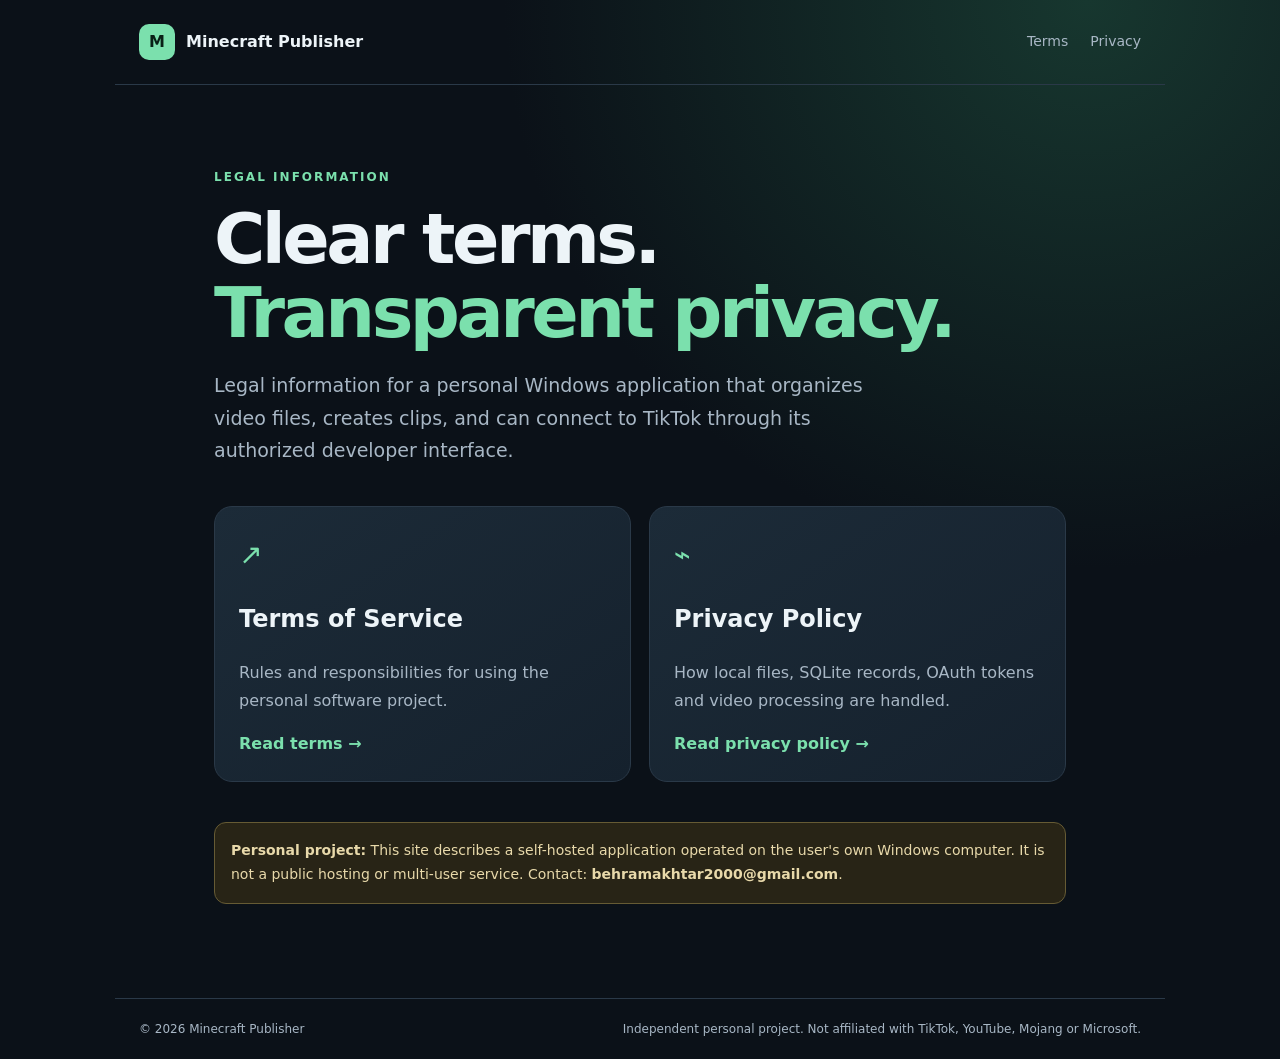
<file: index.html>
<!doctype html>
<html lang="en"><head><meta charset="utf-8"><meta name="viewport" content="width=device-width,initial-scale=1">
<meta name="description" content="Terms of Service and Privacy Policy for a personal Minecraft video preparation and TikTok publishing tool.">
<title>Minecraft Publisher — Legal</title><link rel="stylesheet" href="styles.css"></head>
<body>
<header><a class="brand" href="index.html"><span class="mark">M</span>Minecraft Publisher</a><nav><a href="terms.html">Terms</a><a href="privacy.html">Privacy</a></nav></header>
<main class="hero"><p class="eyebrow">LEGAL INFORMATION</p><h1>Clear terms.<br><span>Transparent privacy.</span></h1>
<p class="lead">Legal information for a personal Windows application that organizes video files, creates clips, and can connect to TikTok through its authorized developer interface.</p>
<div class="cards">
<a class="card" href="terms.html"><span class="symbol">↗</span><h2>Terms of Service</h2><p>Rules and responsibilities for using the personal software project.</p><b>Read terms →</b></a>
<a class="card" href="privacy.html"><span class="symbol">⌁</span><h2>Privacy Policy</h2><p>How local files, SQLite records, OAuth tokens and video processing are handled.</p><b>Read privacy policy →</b></a>
</div>
<p class="note"><b>Personal project:</b> This site describes a self-hosted application operated on the user's own Windows computer. It is not a public hosting or multi-user service. Contact: <b>behramakhtar2000@gmail.com</b>.</p>
</main>
<footer><span>© 2026 Minecraft Publisher</span><span>Independent personal project. Not affiliated with TikTok, YouTube, Mojang or Microsoft.</span></footer>
</body></html>
</file>
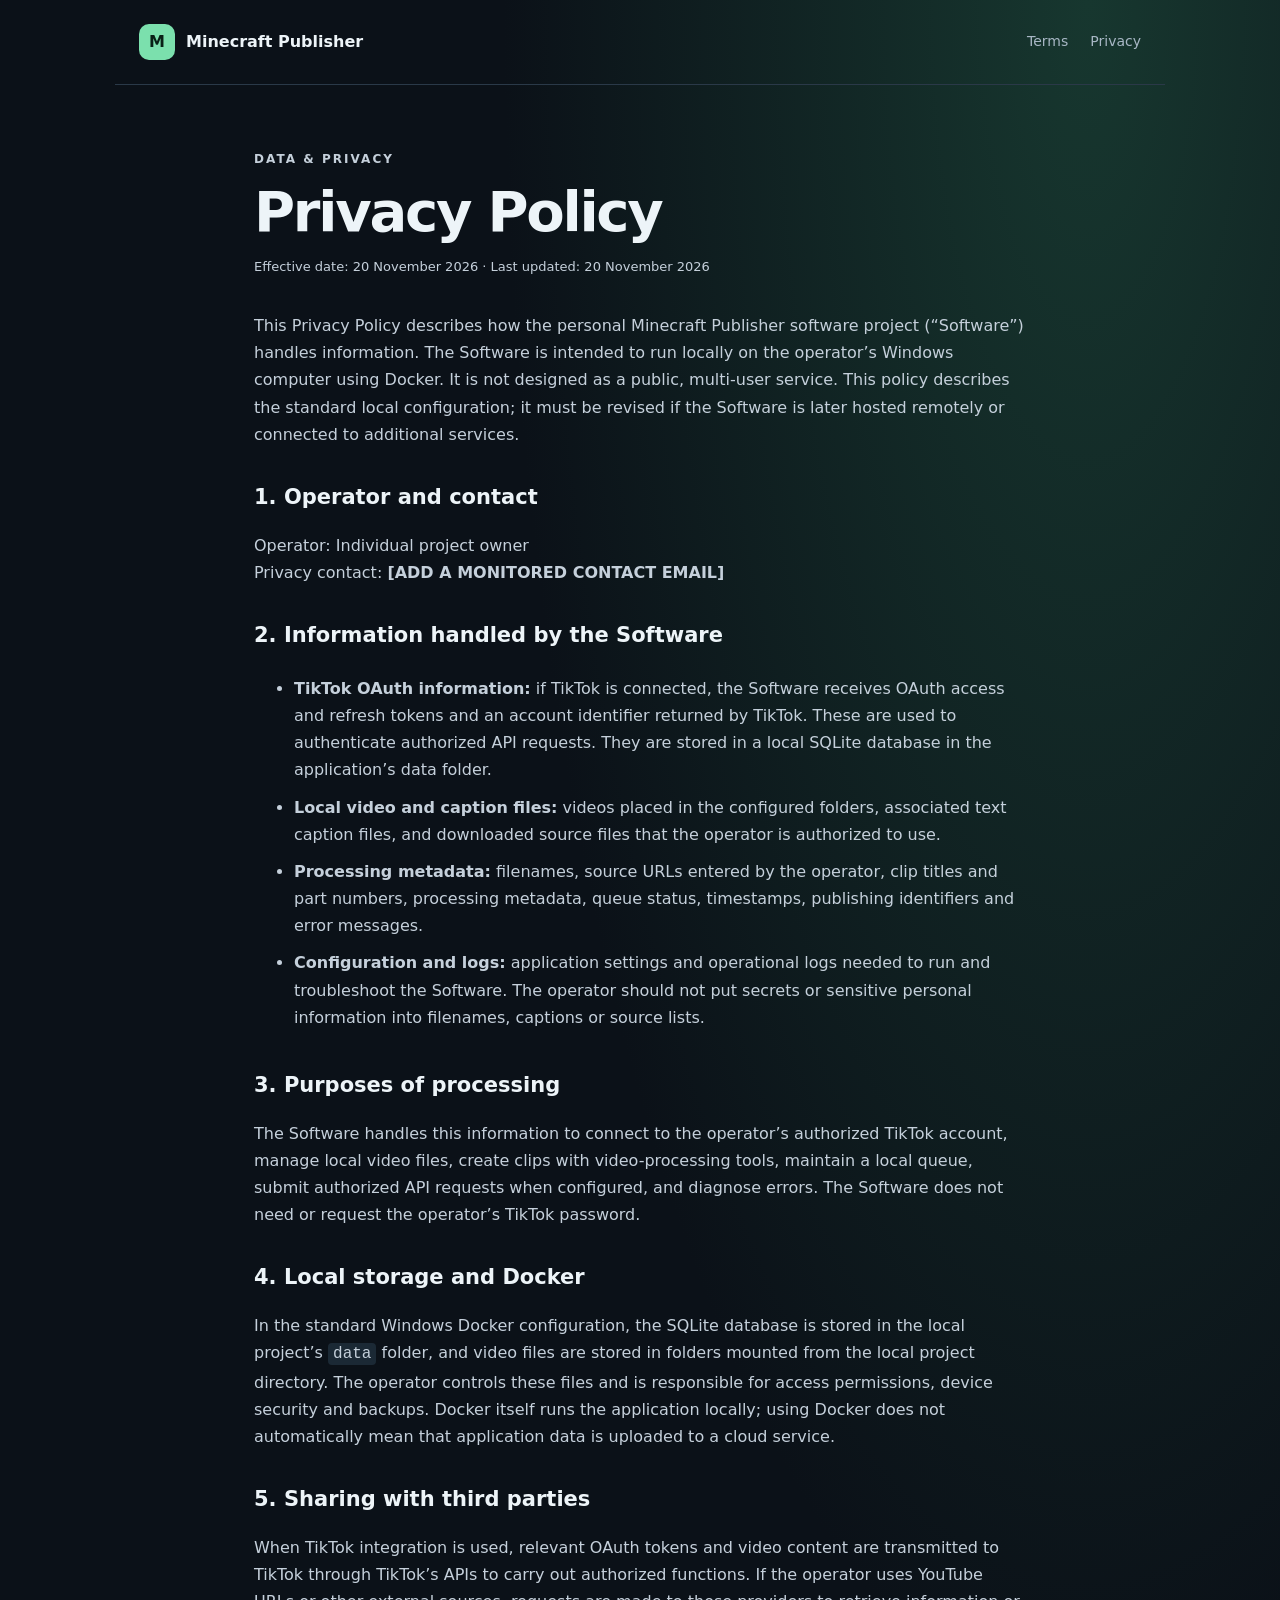
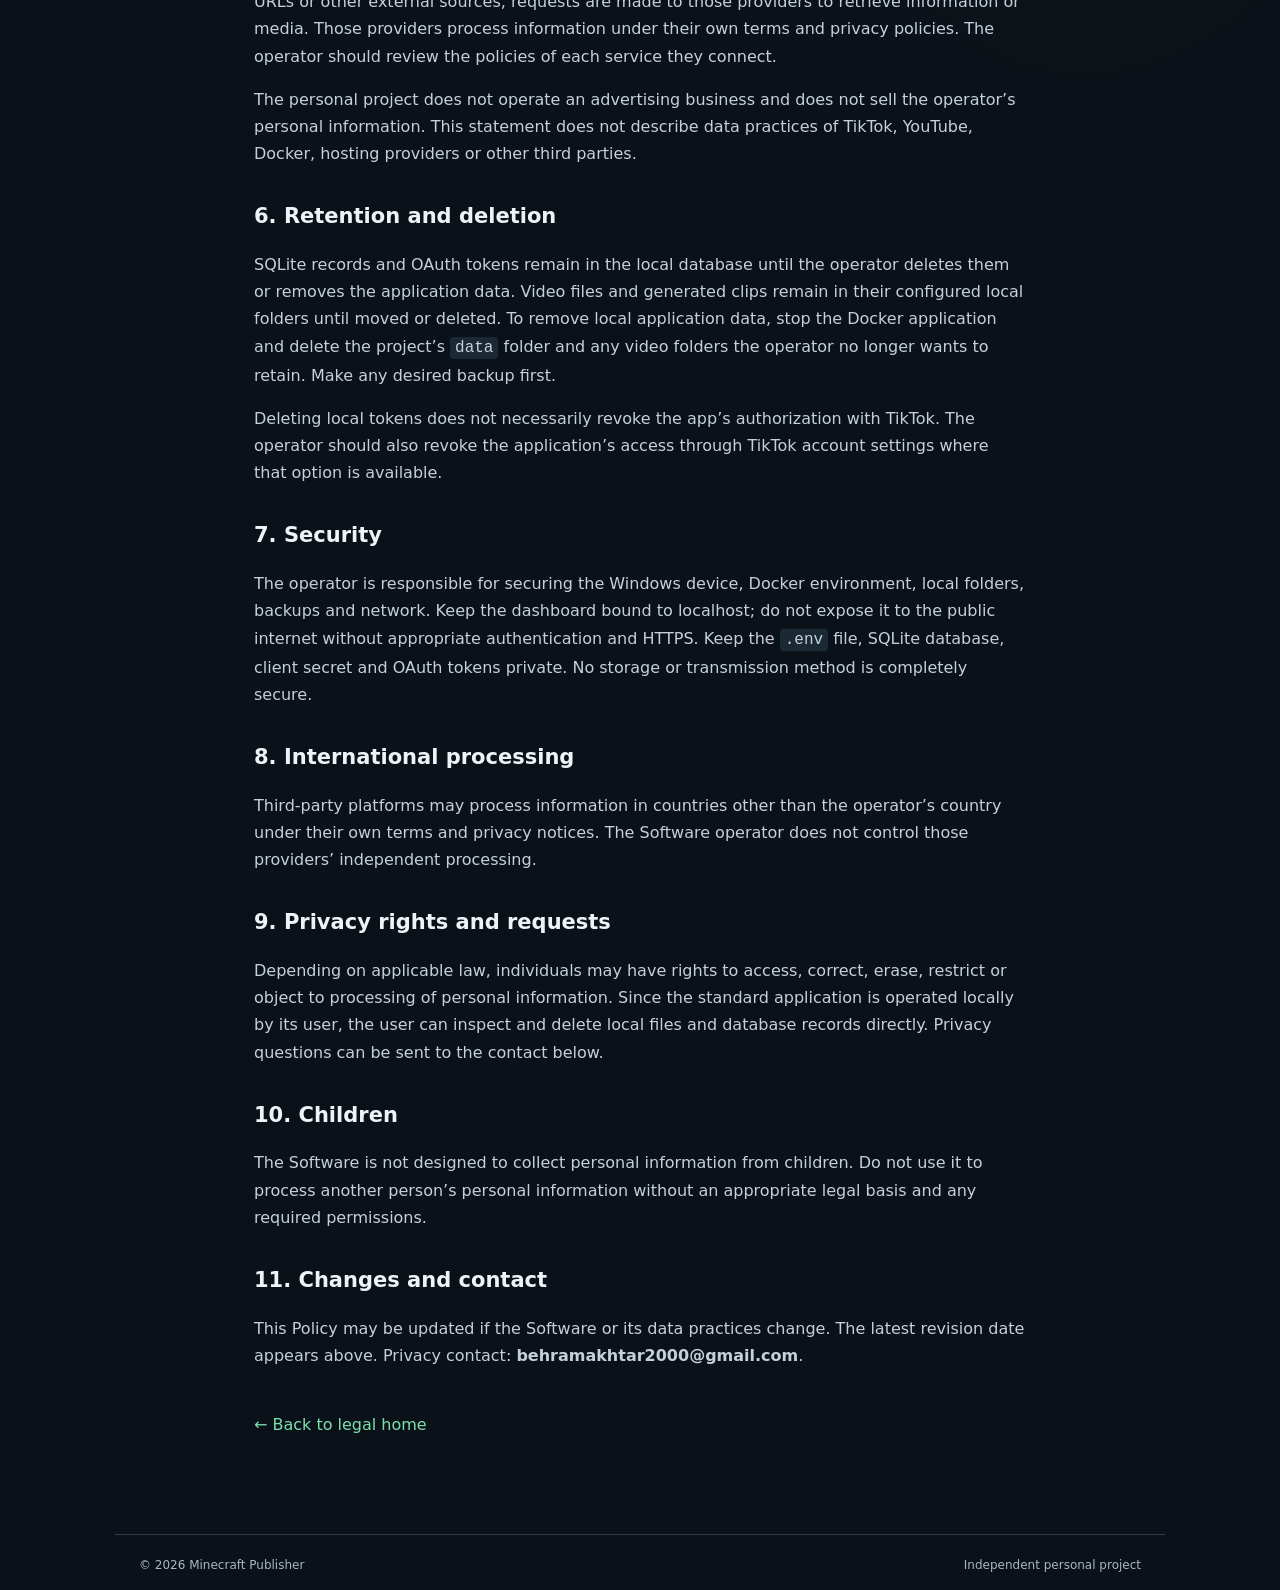
<file: privacy.html>
<!doctype html>
<html lang="en"><head><meta charset="utf-8"><meta name="viewport" content="width=device-width,initial-scale=1"><title>Privacy Policy — Minecraft Publisher</title><link rel="stylesheet" href="styles.css"></head>
<body><header><a class="brand" href="index.html"><span class="mark">M</span>Minecraft Publisher</a><nav><a href="terms.html">Terms</a><a href="privacy.html" aria-current="page">Privacy</a></nav></header>
<main class="document"><p class="eyebrow">DATA &amp; PRIVACY</p><h1>Privacy Policy</h1><p class="updated">Effective date: 20 November 2026 · Last updated: 20 November 2026</p>
<p>This Privacy Policy describes how the personal Minecraft Publisher software project (“Software”) handles information. The Software is intended to run locally on the operator’s Windows computer using Docker. It is not designed as a public, multi-user service. This policy describes the standard local configuration; it must be revised if the Software is later hosted remotely or connected to additional services.</p>
<h2>1. Operator and contact</h2><p>Operator: Individual project owner<br>Privacy contact: <strong>[ADD A MONITORED CONTACT EMAIL]</strong></p>
<h2>2. Information handled by the Software</h2><ul>
<li><strong>TikTok OAuth information:</strong> if TikTok is connected, the Software receives OAuth access and refresh tokens and an account identifier returned by TikTok. These are used to authenticate authorized API requests. They are stored in a local SQLite database in the application’s data folder.</li>
<li><strong>Local video and caption files:</strong> videos placed in the configured folders, associated text caption files, and downloaded source files that the operator is authorized to use.</li>
<li><strong>Processing metadata:</strong> filenames, source URLs entered by the operator, clip titles and part numbers, processing metadata, queue status, timestamps, publishing identifiers and error messages.</li>
<li><strong>Configuration and logs:</strong> application settings and operational logs needed to run and troubleshoot the Software. The operator should not put secrets or sensitive personal information into filenames, captions or source lists.</li>
</ul>
<h2>3. Purposes of processing</h2><p>The Software handles this information to connect to the operator’s authorized TikTok account, manage local video files, create clips with video-processing tools, maintain a local queue, submit authorized API requests when configured, and diagnose errors. The Software does not need or request the operator’s TikTok password.</p>
<h2>4. Local storage and Docker</h2><p>In the standard Windows Docker configuration, the SQLite database is stored in the local project’s <code>data</code> folder, and video files are stored in folders mounted from the local project directory. The operator controls these files and is responsible for access permissions, device security and backups. Docker itself runs the application locally; using Docker does not automatically mean that application data is uploaded to a cloud service.</p>
<h2>5. Sharing with third parties</h2><p>When TikTok integration is used, relevant OAuth tokens and video content are transmitted to TikTok through TikTok’s APIs to carry out authorized functions. If the operator uses YouTube URLs or other external sources, requests are made to those providers to retrieve information or media. Those providers process information under their own terms and privacy policies. The operator should review the policies of each service they connect.</p><p>The personal project does not operate an advertising business and does not sell the operator’s personal information. This statement does not describe data practices of TikTok, YouTube, Docker, hosting providers or other third parties.</p>
<h2>6. Retention and deletion</h2><p>SQLite records and OAuth tokens remain in the local database until the operator deletes them or removes the application data. Video files and generated clips remain in their configured local folders until moved or deleted. To remove local application data, stop the Docker application and delete the project’s <code>data</code> folder and any video folders the operator no longer wants to retain. Make any desired backup first.</p><p>Deleting local tokens does not necessarily revoke the app’s authorization with TikTok. The operator should also revoke the application’s access through TikTok account settings where that option is available.</p>
<h2>7. Security</h2><p>The operator is responsible for securing the Windows device, Docker environment, local folders, backups and network. Keep the dashboard bound to localhost; do not expose it to the public internet without appropriate authentication and HTTPS. Keep the <code>.env</code> file, SQLite database, client secret and OAuth tokens private. No storage or transmission method is completely secure.</p>
<h2>8. International processing</h2><p>Third-party platforms may process information in countries other than the operator’s country under their own terms and privacy notices. The Software operator does not control those providers’ independent processing.</p>
<h2>9. Privacy rights and requests</h2><p>Depending on applicable law, individuals may have rights to access, correct, erase, restrict or object to processing of personal information. Since the standard application is operated locally by its user, the user can inspect and delete local files and database records directly. Privacy questions can be sent to the contact below.</p>
<h2>10. Children</h2><p>The Software is not designed to collect personal information from children. Do not use it to process another person’s personal information without an appropriate legal basis and any required permissions.</p>
<h2>11. Changes and contact</h2><p>This Policy may be updated if the Software or its data practices change. The latest revision date appears above. Privacy contact: <strong>behramakhtar2000@gmail.com</strong>.</p>
<p class="back"><a href="index.html">← Back to legal home</a></p></main><footer><span>© 2026 Minecraft Publisher</span><span>Independent personal project</span></footer></body></html>
</file>
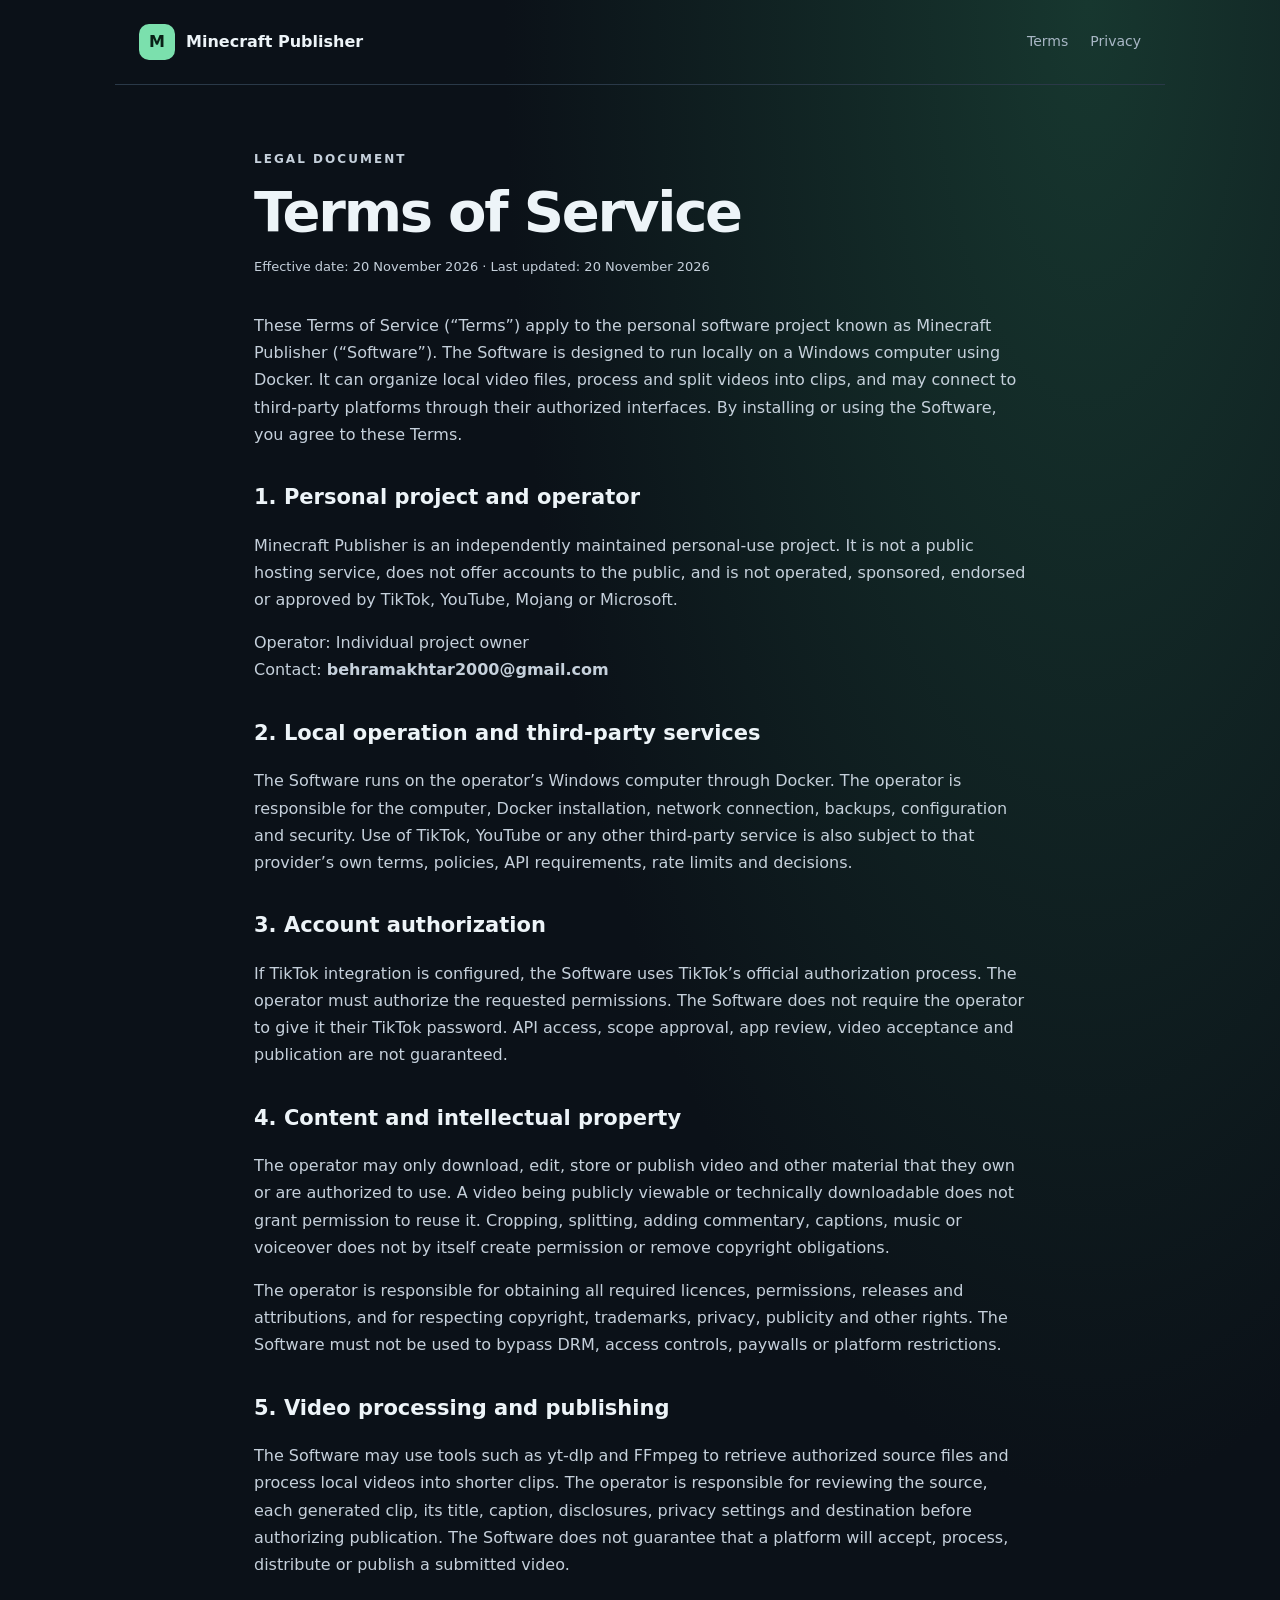
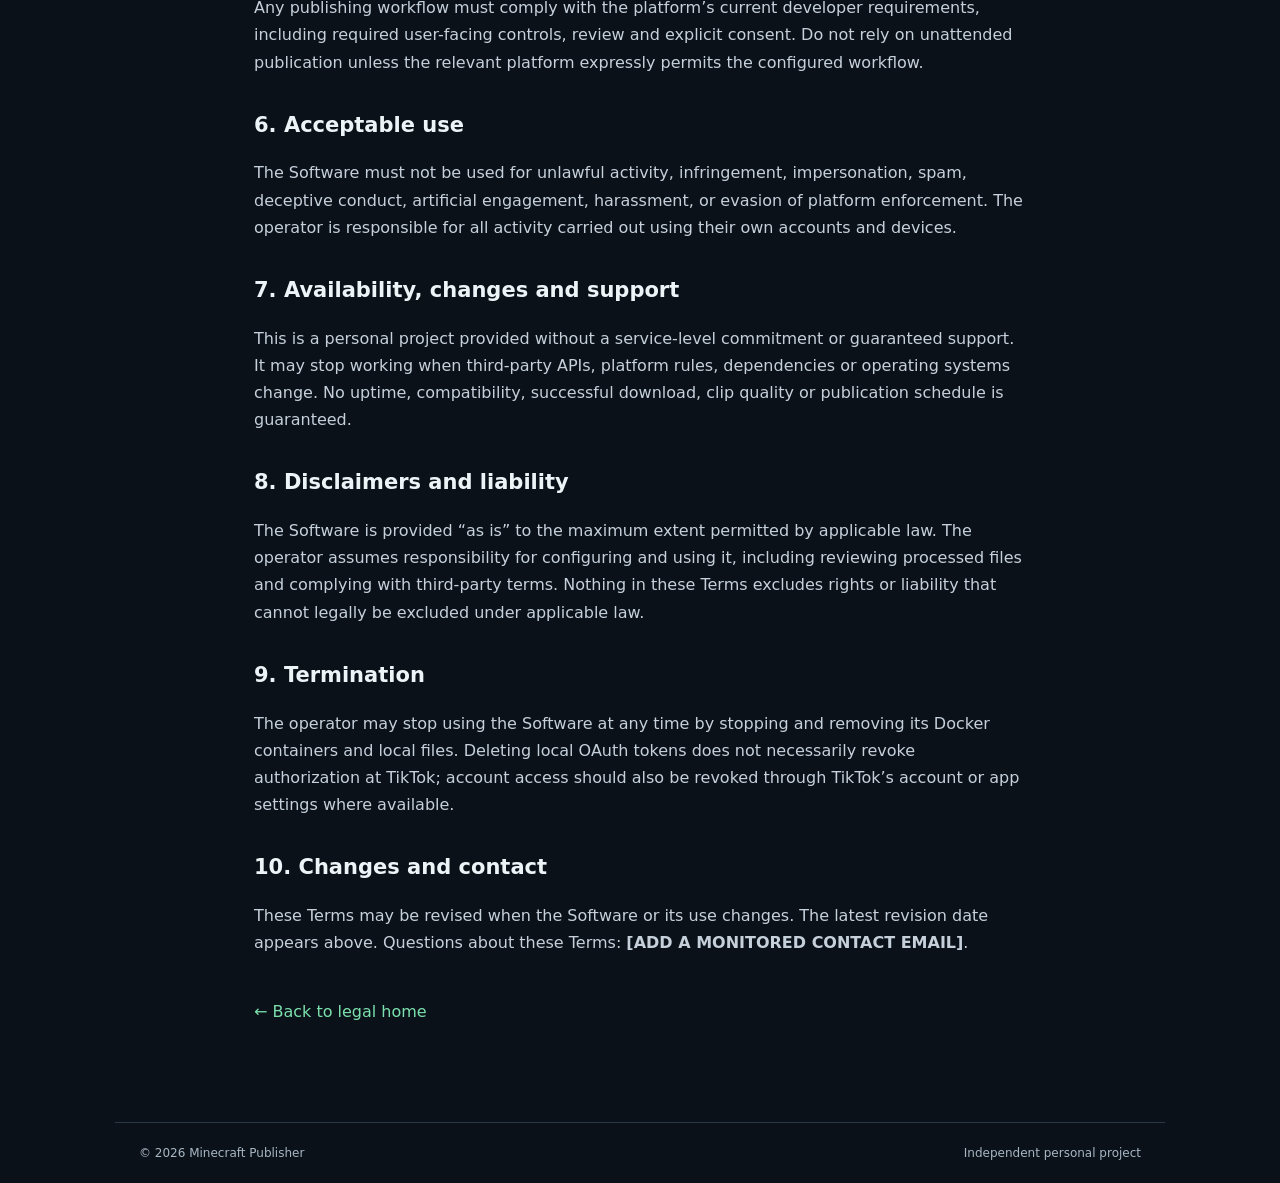
<file: terms.html>
<!doctype html>
<html lang="en"><head><meta charset="utf-8"><meta name="viewport" content="width=device-width,initial-scale=1"><title>Terms of Service — Minecraft Publisher</title><link rel="stylesheet" href="styles.css"></head>
<body><header><a class="brand" href="index.html"><span class="mark">M</span>Minecraft Publisher</a><nav><a href="terms.html" aria-current="page">Terms</a><a href="privacy.html">Privacy</a></nav></header>
<main class="document"><p class="eyebrow">LEGAL DOCUMENT</p><h1>Terms of Service</h1><p class="updated">Effective date: 20 November 2026 · Last updated: 20 November 2026</p>
<p>These Terms of Service (“Terms”) apply to the personal software project known as Minecraft Publisher (“Software”). The Software is designed to run locally on a Windows computer using Docker. It can organize local video files, process and split videos into clips, and may connect to third-party platforms through their authorized interfaces. By installing or using the Software, you agree to these Terms.</p>
<h2>1. Personal project and operator</h2><p>Minecraft Publisher is an independently maintained personal-use project. It is not a public hosting service, does not offer accounts to the public, and is not operated, sponsored, endorsed or approved by TikTok, YouTube, Mojang or Microsoft.</p>
<p>Operator: Individual project owner<br>Contact: <strong>behramakhtar2000@gmail.com</strong></p>
<h2>2. Local operation and third-party services</h2><p>The Software runs on the operator’s Windows computer through Docker. The operator is responsible for the computer, Docker installation, network connection, backups, configuration and security. Use of TikTok, YouTube or any other third-party service is also subject to that provider’s own terms, policies, API requirements, rate limits and decisions.</p>
<h2>3. Account authorization</h2><p>If TikTok integration is configured, the Software uses TikTok’s official authorization process. The operator must authorize the requested permissions. The Software does not require the operator to give it their TikTok password. API access, scope approval, app review, video acceptance and publication are not guaranteed.</p>
<h2>4. Content and intellectual property</h2><p>The operator may only download, edit, store or publish video and other material that they own or are authorized to use. A video being publicly viewable or technically downloadable does not grant permission to reuse it. Cropping, splitting, adding commentary, captions, music or voiceover does not by itself create permission or remove copyright obligations.</p><p>The operator is responsible for obtaining all required licences, permissions, releases and attributions, and for respecting copyright, trademarks, privacy, publicity and other rights. The Software must not be used to bypass DRM, access controls, paywalls or platform restrictions.</p>
<h2>5. Video processing and publishing</h2><p>The Software may use tools such as yt-dlp and FFmpeg to retrieve authorized source files and process local videos into shorter clips. The operator is responsible for reviewing the source, each generated clip, its title, caption, disclosures, privacy settings and destination before authorizing publication. The Software does not guarantee that a platform will accept, process, distribute or publish a submitted video.</p><p>Any publishing workflow must comply with the platform’s current developer requirements, including required user-facing controls, review and explicit consent. Do not rely on unattended publication unless the relevant platform expressly permits the configured workflow.</p>
<h2>6. Acceptable use</h2><p>The Software must not be used for unlawful activity, infringement, impersonation, spam, deceptive conduct, artificial engagement, harassment, or evasion of platform enforcement. The operator is responsible for all activity carried out using their own accounts and devices.</p>
<h2>7. Availability, changes and support</h2><p>This is a personal project provided without a service-level commitment or guaranteed support. It may stop working when third-party APIs, platform rules, dependencies or operating systems change. No uptime, compatibility, successful download, clip quality or publication schedule is guaranteed.</p>
<h2>8. Disclaimers and liability</h2><p>The Software is provided “as is” to the maximum extent permitted by applicable law. The operator assumes responsibility for configuring and using it, including reviewing processed files and complying with third-party terms. Nothing in these Terms excludes rights or liability that cannot legally be excluded under applicable law.</p>
<h2>9. Termination</h2><p>The operator may stop using the Software at any time by stopping and removing its Docker containers and local files. Deleting local OAuth tokens does not necessarily revoke authorization at TikTok; account access should also be revoked through TikTok’s account or app settings where available.</p>
<h2>10. Changes and contact</h2><p>These Terms may be revised when the Software or its use changes. The latest revision date appears above. Questions about these Terms: <strong>[ADD A MONITORED CONTACT EMAIL]</strong>.</p>
<p class="back"><a href="index.html">← Back to legal home</a></p></main><footer><span>© 2026 Minecraft Publisher</span><span>Independent personal project</span></footer></body></html>
</file>
<file: styles.css>
:root{--bg:#0b1118;--panel:#15212d;--text:#edf4f8;--muted:#a8b7c5;--accent:#7be0ad;--line:#2a3948}*{box-sizing:border-box}body{margin:0;background:radial-gradient(ellipse at 85% 0%,#17372f 0,transparent 38%),var(--bg);color:var(--text);font:16px/1.7 system-ui,-apple-system,Segoe UI,Roboto,sans-serif}a{color:var(--accent);text-decoration:none}a:hover{text-decoration:underline}header{max-width:1050px;margin:auto;padding:24px;display:flex;align-items:center;justify-content:space-between;border-bottom:1px solid var(--line)}.brand{display:flex;align-items:center;gap:11px;color:var(--text);font-weight:750}.mark{display:grid;place-items:center;width:36px;height:36px;border-radius:10px;background:var(--accent);color:#092016;font-weight:900}nav{display:flex;gap:22px}nav a{color:var(--muted);font-size:14px}.hero,.document{max-width:900px;margin:auto;padding:70px 24px 80px}.eyebrow{color:var(--accent);font-size:12px;font-weight:800;letter-spacing:.17em}.hero h1{font-size:clamp(42px,7vw,70px);line-height:1.05;letter-spacing:-.05em;margin:16px 0}.hero h1 span{color:var(--accent)}.lead{max-width:680px;color:var(--muted);font-size:19px}.cards{display:grid;grid-template-columns:repeat(2,1fr);gap:18px;margin:40px 0}.card{background:linear-gradient(145deg,#1c2b38,var(--panel));border:1px solid var(--line);border-radius:18px;padding:24px;color:var(--text)}.card:hover{border-color:var(--accent);text-decoration:none}.symbol{font-size:28px;color:var(--accent)}.card p{color:var(--muted)}.card b{color:var(--accent)}.note{border:1px solid #665b34;background:#282416;color:#e8d9aa;padding:16px;border-radius:12px;font-size:14px}.document{max-width:820px;padding-top:52px}.document h1{font-size:clamp(38px,6vw,56px);line-height:1.1;letter-spacing:-.04em;margin:12px 0}.updated{color:var(--muted);font-size:13px;margin-bottom:34px}.document h2{font-size:21px;margin:32px 0 8px}.document p,.document li{color:#c5d0db}.document li{padding:5px 0}.document code{background:#1b2935;padding:2px 5px;border-radius:4px}.back{margin-top:42px}footer{max-width:1050px;margin:auto;border-top:1px solid var(--line);padding:20px 24px;display:flex;justify-content:space-between;gap:12px;color:var(--muted);font-size:12px}@media(max-width:650px){header{padding:18px}nav{gap:13px}.hero,.document{padding:46px 18px 58px}.cards{grid-template-columns:1fr}footer{padding:18px;flex-direction:column}}
</file>
